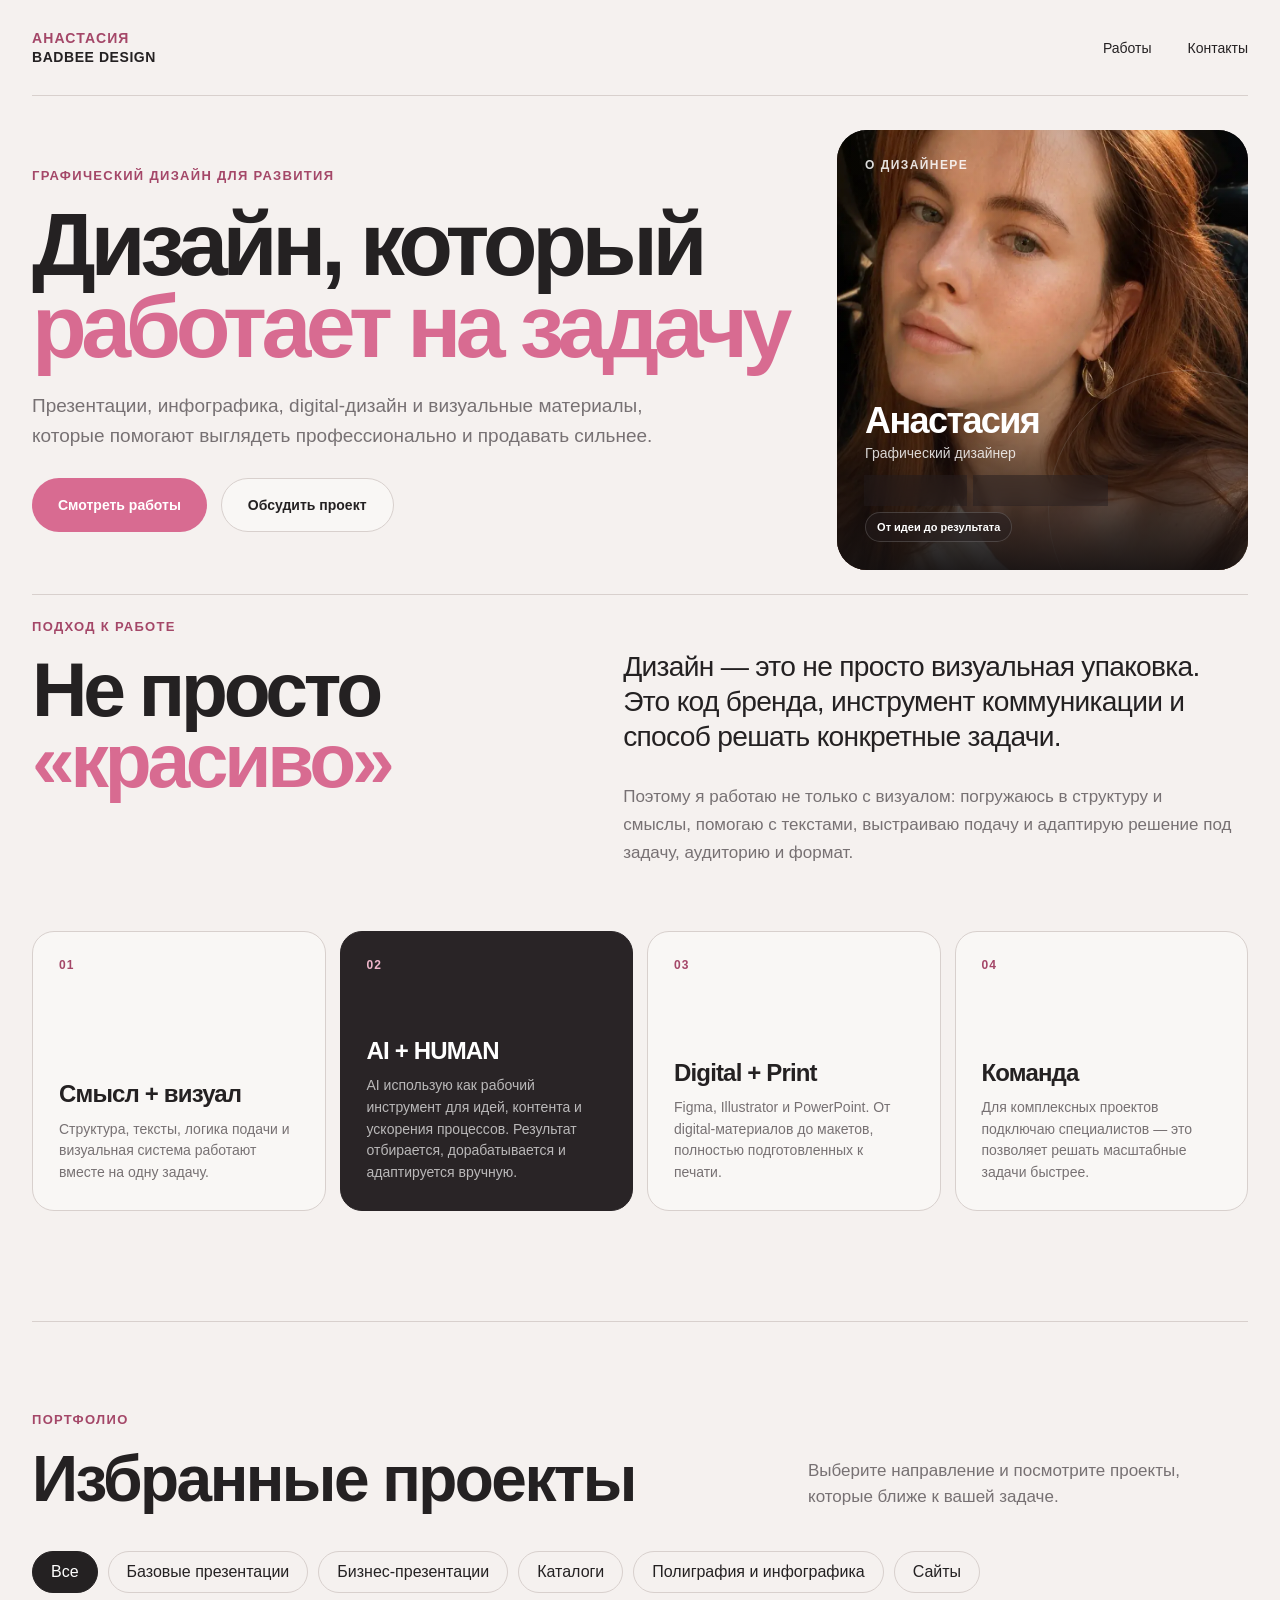
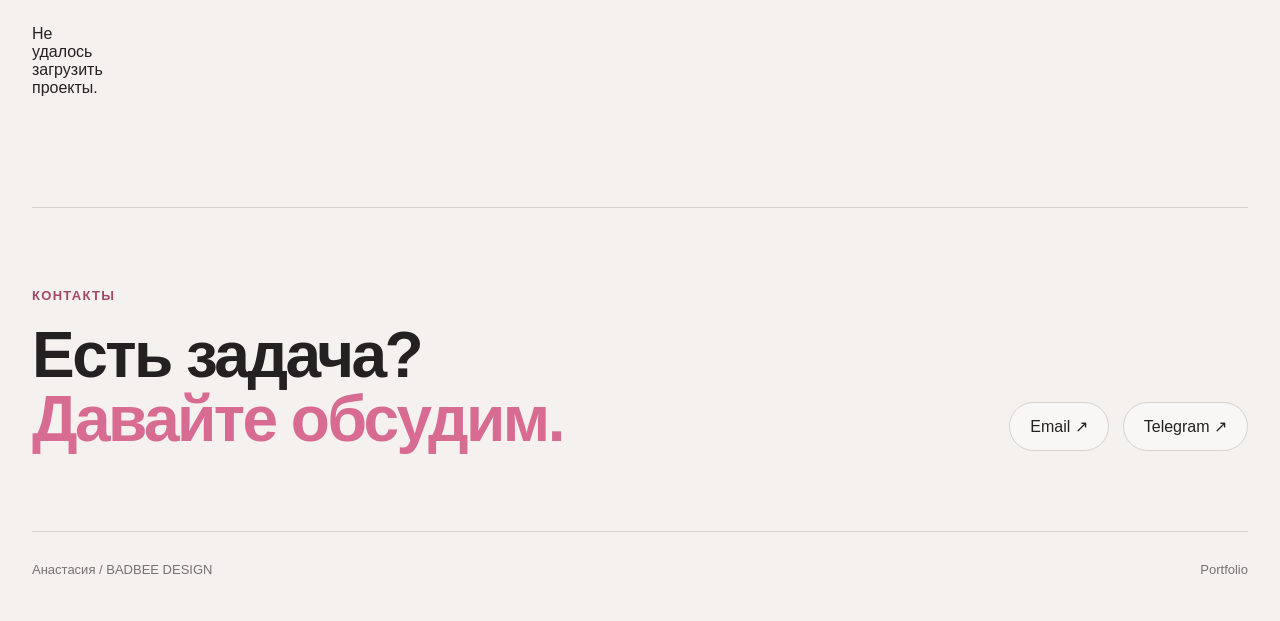
<file: index.html>
<!DOCTYPE html>
<html lang="ru">
<head>
    <meta charset="UTF-8">
    <meta name="viewport" content="width=device-width, initial-scale=1.0">

    <title>Анастасия — BADBEE DESIGN</title>

<link rel="stylesheet" href="css/style.css?v=11">
</head>

<body>

    <header class="header">
        <a href="#" class="brand">
            <span class="brand-name">Анастасия</span>
            <span class="brand-subtitle">BADBEE DESIGN</span>
        </a>

        <nav class="header-nav">
            <a href="#portfolio">Работы</a>
            <a href="#contact">Контакты</a>
        </nav>
    </header>

    <main>

        <section class="hero">

            <div class="hero-copy">
                <p class="eyebrow">ГРАФИЧЕСКИЙ ДИЗАЙН ДЛЯ РАЗВИТИЯ</p>

                <h1>
                    Дизайн, который
                    <span>работает на задачу</span>
                </h1>

                <p class="hero-description">
                    Презентации, инфографика, digital-дизайн и визуальные материалы,
                    которые помогают выглядеть профессионально и продавать сильнее.
                </p>

                <div class="hero-actions">
                    <a href="#portfolio" class="button button-primary">
                        Смотреть работы
                    </a>
<a href="https://t.me/nastyapozdn"
   class="button button-secondary"
   target="_blank"
   rel="noopener noreferrer">
    Обсудить проект
</a>
                </div>
            </div>
<div class="hero-card hero-designer-card">

    <img
        src="assets/designer.webp"
        alt="Анастасия — графический дизайнер"
        class="hero-designer-photo"
    >

    <div class="hero-designer-overlay"></div>

    <div class="hero-designer-content">

        <div class="hero-designer-label">
            О ДИЗАЙНЕРЕ
        </div>

        <div class="hero-designer-info">
            <h3>Анастасия</h3>
            <p>Графический дизайнер</p>

            <div class="hero-designer-tags">
                <span>100+ проектов</span>
                <span>Дизайн для бизнеса</span>
                <span>От идеи до результата</span>
            </div>
        </div>

    </div>

</div>

        </section>
        <!-- =========================================
             ПОДХОД К РАБОТЕ
        ========================================== -->

        <section class="approach">

            <div class="approach-top">

                <div class="approach-heading">
                    <p class="eyebrow">ПОДХОД К РАБОТЕ</p>

                    <h2>
                        Не просто
                        <span>«красиво»</span>
                    </h2>
                </div>

                <div class="approach-intro">

                    <p class="approach-lead">
                        Дизайн — это не просто визуальная упаковка.
                        Это код бренда, инструмент коммуникации
                        и способ решать конкретные задачи.
                    </p>

                    <p class="approach-text">
                     Поэтому я работаю не только с визуалом:
погружаюсь в структуру и смыслы, помогаю с текстами,
выстраиваю подачу и адаптирую решение под задачу,
аудиторию и формат.
                    </p>

                </div>

            </div>


            <div class="approach-grid">

                <article class="approach-card">

                    <span class="approach-number">01</span>

                    <div>
                        <h3>Смысл + визуал</h3>

                        <p>
                            Структура, тексты, логика подачи и визуальная
                            система работают вместе на одну задачу.
                        </p>
                    </div>

                </article>


                <article class="approach-card approach-card-accent">

                    <span class="approach-number">02</span>

                    <div>
                        <h3>AI + HUMAN</h3>

                        <p>
                            AI использую как рабочий инструмент для идей,
                            контента и ускорения процессов. Результат
                            отбирается, дорабатывается и адаптируется вручную.
                        </p>
                    </div>

                </article>


                <article class="approach-card">

                    <span class="approach-number">03</span>

                    <div>
                        <h3>Digital + Print</h3>

                        <p>
                            Figma, Illustrator и PowerPoint. От digital-материалов
                            до макетов, полностью подготовленных к печати.
                        </p>
                    </div>

                </article>


                <article class="approach-card">

                    <span class="approach-number">04</span>

                    <div>
                        <h3>Команда</h3>

                        <p>
                            Для комплексных проектов подключаю специалистов —
                            это позволяет решать масштабные задачи быстрее.
                        </p>
                    </div>

                </article>

            </div>

        </section>
        <section class="portfolio" id="portfolio">

            <div class="section-heading">
                <div>
                    <p class="eyebrow">ПОРТФОЛИО</p>
                    <h2>Избранные проекты</h2>
                </div>

                <p class="section-description">
                    Выберите направление и посмотрите проекты,
                    которые ближе к вашей задаче.
                </p>
            </div>

        <div class="filters">
    <button class="filter-button active" data-filter="all">Все</button>

    <button class="filter-button" data-filter="basic-presentation">
        Базовые презентации
    </button>

    <button class="filter-button" data-filter="business-presentation">
        Бизнес-презентации
    </button>

    <button class="filter-button" data-filter="catalog">
        Каталоги
    </button>

    <button class="filter-button" data-filter="print-infographic">
        Полиграфия и инфографика
    </button>

    <button class="filter-button" data-filter="web">
        Сайты
    </button>
</div>

            <div class="projects-grid"></div>

        </section>

        <section class="contact" id="contact">

            <div class="contact-copy">
                <p class="eyebrow">КОНТАКТЫ</p>

                <h2>
                    Есть задача?
                    <span>Давайте обсудим.</span>
                </h2>
            </div>

     <div class="contact-links">
    <a href="mailto:Nastya.grischko@yandex.ru">Email ↗</a>
    <a href="https://t.me/nastyapozdn" target="_blank" rel="noopener noreferrer">Telegram ↗</a>
</div>

        </section>

    </main>

    <footer class="footer">
        <span>Анастасия / BADBEE DESIGN</span>
        <span>Portfolio</span>
    </footer>
<script src="js/supabase-data.js?v=5"></script>
<script src="js/app.js?v=4"></script>

</body>
</html>
</file>
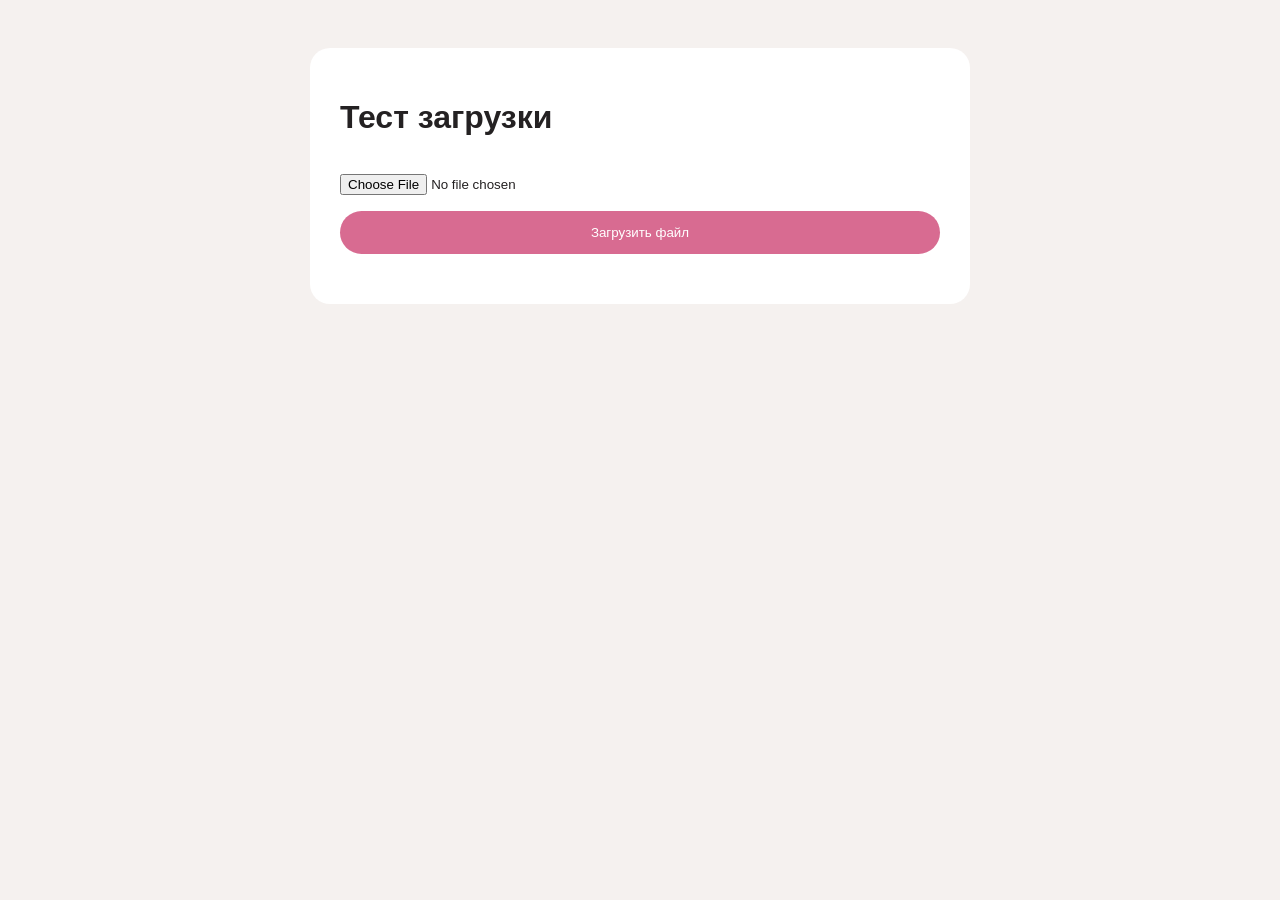
<file: upload-test.html>
<!DOCTYPE html>
<html lang="ru">
<head>
    <meta charset="UTF-8">
    <meta
        name="viewport"
        content="width=device-width, initial-scale=1.0"
    >

    <title>BADBEE Upload Test</title>

    <style>
        body {
            font-family: Arial, sans-serif;
            padding: 40px;
            background: #f5f1ef;
            color: #242122;
        }

        .box {
            max-width: 600px;
            margin: 0 auto;
            padding: 30px;
            background: white;
            border-radius: 20px;
        }

        input,
        button {
            width: 100%;
            margin-top: 16px;
        }

        button {
            padding: 14px;
            border: 0;
            border-radius: 999px;
            background: #d86b91;
            color: white;
            cursor: pointer;
        }

        #status {
            margin-top: 20px;
            white-space: pre-wrap;
        }
    </style>
</head>

<body>

    <div class="box">

        <h1>Тест загрузки</h1>

        <input
            type="file"
            id="fileInput"
            accept="image/*,.pdf"
        >

        <button id="uploadButton">
            Загрузить файл
        </button>

        <div id="status"></div>

    </div>


    <script>
        const API_URL =
            "https://script.google.com/macros/s/AKfycbxBQ6iFXVpJg30tT5COa7ye3YuYL2NkvMp3esKW2Zq5cmaPm58N9hwqLv12iPKS9r09jg/exec";

        const fileInput =
            document.getElementById("fileInput");

        const uploadButton =
            document.getElementById("uploadButton");

        const status =
            document.getElementById("status");


        function fileToBase64(file) {
            return new Promise((resolve, reject) => {

                const reader = new FileReader();

                reader.onload = () => {

                    const result = reader.result;

                    const base64 =
                        result.split(",")[1];

                    resolve(base64);
                };

                reader.onerror = reject;

                reader.readAsDataURL(file);
            });
        }


        uploadButton.addEventListener(
            "click",
            async () => {

                const file =
                    fileInput.files[0];

                if (!file) {
                    status.textContent =
                        "Сначала выбери файл.";
                    return;
                }


                status.textContent =
                    "Загрузка...";


                try {

                    const base64 =
                        await fileToBase64(file);


                    const response =
                        await fetch(API_URL, {

                            method: "POST",

                            body: JSON.stringify({
                                fileName: file.name,
                                mimeType: file.type,
                                base64: base64
                            })

                        });


                    const data =
                        await response.json();


                    status.textContent =
                        JSON.stringify(
                            data,
                            null,
                            2
                        );


                } catch (error) {

                    status.textContent =
                        "Ошибка:\n" + error;
                }
            }
        );
    </script>

</body>
</html>
</file>
<file: css/style.css>
:root {
    --bg: #f5f1ef;
    --surface: #ebe5e2;
    --surface-soft: #f9f7f5;

    --text: #242122;
    --muted: #777173;
    --line: #d8d0cd;

    --accent: #d86b91;
    --accent-soft: #efb6ca;
    --accent-dark: #a44768;

    --radius-large: 30px;
    --radius-medium: 22px;
    --radius-small: 999px;
}


/* =========================
   БАЗОВЫЕ СТИЛИ
========================= */

*,
*::before,
*::after {
    box-sizing: border-box;
}

html {
    scroll-behavior: smooth;
}

body {
    margin: 0;

    background: var(--bg);
    color: var(--text);

    font-family:
        Inter,
        -apple-system,
        BlinkMacSystemFont,
        "Segoe UI",
        sans-serif;

    overflow-x: hidden;
}

a {
    color: inherit;
    text-decoration: none;
}

button {
    font: inherit;
}


/* =========================
   HEADER
========================= */

.header {
    width: min(1400px, calc(100% - 64px));
    margin: 0 auto;

    min-height: 96px;

    display: flex;
    align-items: center;
    justify-content: space-between;

    border-bottom: 1px solid var(--line);
}

.brand {
    display: flex;
    flex-direction: column;
    gap: 3px;
}

.brand-name {
    color: var(--accent-dark);

    font-size: 14px;
    font-weight: 700;

    letter-spacing: 0.08em;
    text-transform: uppercase;
}

.brand-subtitle {
    font-size: 14px;
    font-weight: 600;

    letter-spacing: 0.04em;
}

.header-nav {
    display: flex;
    gap: 36px;

    font-size: 14px;
}

.header-nav a {
    position: relative;
}

.header-nav a::after {
    content: "";

    position: absolute;

    left: 0;
    bottom: -6px;

    width: 0;
    height: 1px;

    background: var(--accent);

    transition: width 0.25s ease;
}

.header-nav a:hover::after {
    width: 100%;
}


/* =========================
   ОБЩИЙ КОНТЕЙНЕР
========================= */

main {
    width: min(1400px, calc(100% - 64px));
    margin: 0 auto;
}


/* =========================
   HERO
========================= */

.hero {
    min-height: 0;
    display: grid;
    grid-template-columns: 1.3fr 0.7fr;
    gap: 42px;
    align-items: center;
    padding: 34px 0 24px;
}

.eyebrow {
    margin: 0 0 20px;

    color: var(--accent-dark);

    font-size: 13px;
    font-weight: 700;

    letter-spacing: 0.1em;
}

.hero h1 {
    max-width: 900px;

    margin: 0;

    font-size: clamp(62px, 7vw, 118px);

    line-height: 0.92;
    letter-spacing: -0.06em;

    font-weight: 600;
}

.hero h1 span {
    display: block;

    color: var(--accent);
}

.hero-description {
    max-width: 660px;
    margin: 24px 0 0;
    color: var(--muted);
    font-size: 19px;
    line-height: 1.55;
}

.hero-actions {
    display: flex;
    flex-wrap: wrap;
    gap: 14px;
    margin-top: 28px;
}


/* =========================
   КНОПКИ
========================= */

.button {
    min-height: 54px;

    padding: 0 26px;

    display: inline-flex;
    align-items: center;
    justify-content: center;

    border-radius: var(--radius-small);

    font-size: 14px;
    font-weight: 600;

    transition:
        transform 0.2s ease,
background 0.2s ease;
}

.button:hover {
    transform: translateY(-2px);
}

.button-primary {
    background: var(--accent);
    color: #ffffff;
}

.button-primary:hover {
    background: var(--accent-dark);
}

.button-secondary {
    border: 1px solid var(--line);

    background: var(--surface-soft);
}


/* =========================
   HERO CARD
========================= */

.hero-card {
    min-height: 440px;

    padding: 28px;

    position: relative;
    overflow: hidden;

    display: flex;
    flex-direction: column;
    justify-content: space-between;

    border-radius: var(--radius-large);

    background:
        radial-gradient(
            circle at 70% 30%,
            rgba(216, 107, 145, 0.34),
            transparent 34%
        ),
        linear-gradient(
            145deg,
            #262124,
            #3a3035 52%,
            #1f1b1d
        );

    color: #ffffff;
}

.hero-card::after {
    content: "";

    position: absolute;

    width: 280px;
    height: 280px;

    right: -80px;
    bottom: -80px;

    border-radius: 50%;

    border: 1px solid rgba(255, 255, 255, 0.18);
}

.hero-card-label {
    position: relative;
    z-index: 1;

    font-size: 12px;

    letter-spacing: 0.12em;

    opacity: 0.7;
}

.hero-card-number {
    position: relative;
    z-index: 1;

    font-size: 150px;
    line-height: 1;

    letter-spacing: -0.08em;

    color: var(--accent-soft);
}

.hero-card-bottom {
    position: relative;
    z-index: 1;

    display: flex;
    flex-wrap: wrap;

    gap: 8px;
}

.hero-card-bottom span {
    padding: 8px 12px;

    border-radius: var(--radius-small);

    background: rgba(255, 255, 255, 0.08);

    font-size: 12px;
}


/* =========================
   ПОРТФОЛИО
========================= */

.portfolio {
    padding: 90px 0 110px;

    border-top: 1px solid var(--line);
}

.section-heading {
    display: flex;
    justify-content: space-between;
    align-items: end;

    gap: 40px;

    margin-bottom: 40px;
}

.section-heading h2,
.contact h2 {
    margin: 0;

    font-size: clamp(42px, 5vw, 76px);

    line-height: 1;

    letter-spacing: -0.04em;

    font-weight: 600;
}

.section-description {
    max-width: 440px;

    margin: 0;

    color: var(--muted);

    font-size: 17px;
    line-height: 1.55;
}


/* =========================
   ФИЛЬТРЫ
========================= */

.filters {
    display: flex;
    flex-wrap: wrap;

    gap: 10px;

    margin-bottom: 32px;
}

.filter-button {
    padding: 11px 18px;

    border: 1px solid var(--line);
    border-radius: var(--radius-small);

    background: transparent;
    color: var(--text);

    cursor: pointer;

    transition:
background 0.2s ease,
        color 0.2s ease,
        border-color 0.2s ease;
}

.filter-button:hover {
    border-color: var(--accent);
}

.filter-button.active {
    background: var(--text);
    color: #ffffff;

    border-color: var(--text);
}


/* =========================
   СЕТКА ПРОЕКТОВ
========================= */

.projects-grid {
    display: grid;

    grid-template-columns: repeat(12, 1fr);

    gap: 18px;
}

.project-card {
    grid-column: span 4;

    display: block;

    color: inherit;

    cursor: pointer;

    transition:
        transform 0.25s ease,
        opacity 0.25s ease;
}

.project-card:hover {
    transform: translateY(-5px);
}

.project-card-large {
    grid-column: span 8;
}

.project-card-wide {
    grid-column: span 8;
}


/* =========================
   ПРЕВЬЮ КАРТОЧЕК
========================= */

.project-preview {
    min-height: 360px;

    position: relative;
    overflow: hidden;

    display: flex;
    align-items: center;
    justify-content: center;

    border-radius: var(--radius-medium);
}

.project-card-large .project-preview {
    min-height: 520px;
}

.project-card-wide .project-preview {
    min-height: 420px;
}

.project-preview-index {
    position: absolute;

    top: 22px;
    left: 22px;

    font-size: 13px;

    opacity: 0.56;
}

.project-preview-word {
    font-size: clamp(42px, 5vw, 86px);

    font-weight: 600;

    letter-spacing: -0.06em;

    transition: transform 0.35s ease;
}

.project-card:hover .project-preview-word {
    transform: scale(1.04);
}

.project-preview-dark {
    background:
        radial-gradient(
            circle at 70% 50%,
            rgba(216, 107, 145, 0.36),
            transparent 28%
        ),
        #292426;

    color: #ffffff;
}

.project-preview-light {
    background:
        linear-gradient(
            135deg,
            #f8e8ed,
            #eee4e1
        );

    color: #a65b77;
}

.project-preview-neutral {
    background:
        linear-gradient(
            145deg,
            #d6cdca,
            #9f9697
        );

    color: #ffffff;
}

.project-preview-paper {
    background:
        linear-gradient(
            145deg,
            #f5f0e9,
            #e7ded5
        );

    color: #6c625f;
}

.project-preview-accent {
    background:
        linear-gradient(
            135deg,
            #c45e84,
            #7f3e58
        );

    color: #ffffff;
}

.project-preview-soft {
    background:
        linear-gradient(
            135deg,
            #e4d9d9,
            #cfb7c0
        );

    color: #703f50;
}


/* =========================
   ИНФОРМАЦИЯ КАРТОЧКИ
========================= */

.project-info {
    display: flex;
    justify-content: space-between;

    gap: 18px;

    padding: 18px 4px 28px;
}

.project-category {
    color: var(--accent-dark);

    font-size: 16px;
    font-weight: 700;

    text-transform: uppercase;

    letter-spacing: 0.08em;
}

.project-info h3 {
    margin: 7px 0 0;

    font-size: 21px;
    font-weight: 600;

    letter-spacing: -0.02em;
}

.project-arrow {
    font-size: 22px;

    transition: transform 0.2s ease;
}

.project-card:hover .project-arrow {
    transform: translate(4px, -4px);
}


/* =========================
   КОНТАКТЫ
========================= */

.contact {
    padding: 80px 0;

    display: flex;
    justify-content: space-between;
    align-items: end;

    gap: 40px;

    border-top: 1px solid var(--line);
}

.contact h2 span {
    display: block;

    color: var(--accent);
}

.contact-links {
    display: flex;
    flex-wrap: wrap;

    gap: 14px;
}

.contact-links a {
    padding: 14px 20px;

    border: 1px solid var(--line);
    border-radius: var(--radius-small);

    background: var(--surface-soft);

    transition:
background 0.2s ease,
        border-color 0.2s ease;
}

.contact-links a:hover {
    border-color: var(--accent);

    background: #ffffff;
}


/* =========================
   FOOTER
========================= */

.footer {
    width: min(1400px, calc(100% - 64px));

    margin: 0 auto;

    padding: 30px 0 44px;

    display: flex;
    justify-content: space-between;

    border-top: 1px solid var(--line);

    color: var(--muted);

    font-size: 13px;
}


/* =================================================
   СТРАНИЦА ОТДЕЛЬНОГО ПРОЕКТА
================================================= */

.project-page {
    width: min(1400px, calc(100% - 64px));

    margin: 0 auto;
}

.project-back {
    display: inline-block;

    margin: 36px 0 28px;

    color: var(--muted);

    font-size: 14px;
}


/* =========================
   HERO ПРОЕКТА
========================= */

.project-hero {
    display: grid;

    grid-template-columns: 1fr 0.8fr;

    gap: 42px;

    align-items: center;

    margin-bottom: 70px;
}

.project-hero-copy {
    display: flex;
    flex-direction: column;
    justify-content: center;
}

.project-hero h1 {
    margin: 0;

    max-width: 800px;

    font-size: clamp(48px, 5.5vw, 88px);

    line-height: 0.96;

    letter-spacing: -0.05em;

    font-weight: 600;
}

.project-description {
    max-width: 650px;

    margin-top: 26px;

    color: var(--muted);

    font-size: 17px;
    line-height: 1.6;
}

.project-main-preview {
    min-height: 360px;

    display: flex;
    align-items: center;
    justify-content: center;

    overflow: hidden;

    border-radius: var(--radius-large);

    background:
        radial-gradient(
            circle at 70% 40%,
            rgba(216, 107, 145, 0.3),
            transparent 32%
        ),
        linear-gradient(
            145deg,
            #292426,
            #3a3035
        );

    color: #ffffff;
}

.project-main-preview span {
    font-size: clamp(42px, 5vw, 78px);

    letter-spacing: -0.05em;
}


/* =========================
   О ПРОЕКТЕ
========================= */

.project-case {
    padding: 70px 0;

    border-top: 1px solid var(--line);
}

.project-case-heading {
    margin-bottom: 32px;
}

.project-case-heading h2 {
    margin: 0;

    font-size: clamp(40px, 4vw, 64px);

    letter-spacing: -0.04em;
}

.project-case-grid {
    display: grid;

    grid-template-columns: repeat(3, 1fr);

    gap: 18px;
}

.project-case-block {
    padding: 26px;

    border-radius: var(--radius-medium);

    background: var(--surface-soft);
}

.project-case-label {
    color: var(--accent-dark);

    font-size: 12px;
    font-weight: 700;

    letter-spacing: 0.08em;

    text-transform: uppercase;
}

.project-case-block p {
    margin: 16px 0 0;

    color: var(--muted);

    line-height: 1.6;
}


/* =================================================
   ГАЛЕРЕЯ ПРОЕКТА
================================================= */

.project-gallery-section {
    padding: 30px 0 90px;
}

.project-gallery-heading {
    margin-bottom: 26px;
}

.project-gallery-heading h2 {
    margin: 0;

    font-size: clamp(38px, 4vw, 62px);

    line-height: 1;

    letter-spacing: -0.04em;
}


/*
   ВАЖНО:
   картинки на странице НЕ огромные.
   Они являются только превью.
*/

.project-gallery-grid {
    display: grid;

    grid-template-columns: repeat(2, minmax(0, 1fr));

    gap: 18px;
}

.project-gallery-card {
    position: relative;

    width: 100%;
    height: clamp(220px, 28vw, 360px);

    padding: 0;

    overflow: hidden;

    border: 0;
    border-radius: var(--radius-medium);

    background: var(--surface);

    cursor: pointer;
}

.project-gallery-card:nth-child(3n + 1) {
    grid-column: span 2;

    height: clamp(280px, 35vw, 460px);
}

.project-gallery-card img {
    display: block;

    width: 100%;
    height: 100%;

    object-fit: cover;

    transition: transform 0.35s ease;
}

.project-gallery-card:hover img {
    transform: scale(1.02);
}

.project-gallery-card::after {
    content: "";

    position: absolute;
    inset: 0;

    background:
        linear-gradient(
            to top,
            rgba(20, 18, 19, 0.48),
            transparent 45%
        );

    opacity: 0;

    transition: opacity 0.25s ease;
}

.project-gallery-card:hover::after {
    opacity: 1;
}

.project-gallery-card-number,
.project-gallery-card-open {
    position: absolute;

    z-index: 2;

    bottom: 18px;

    color: #ffffff;

    font-size: 12px;
    font-weight: 600;

    opacity: 0;

    transition: opacity 0.25s ease;
}

.project-gallery-card-number {
    left: 18px;
}

.project-gallery-card-open {
    right: 18px;
}

.project-gallery-card:hover .project-gallery-card-number,
.project-gallery-card:hover .project-gallery-card-open {
    opacity: 1;
}


/* =================================================
   ПОЛНОЭКРАННЫЙ ПРОСМОТРЩИК
================================================= */

body.lightbox-open {
    overflow: hidden !important;
}


/*
   Сам просмотрщик занимает РОВНО экран.
   Никакой прокрутки.
*/

.lightbox {
    position: fixed;

    inset: 0;

    z-index: 99999;

    display: none;

    width: 100vw;
    height: 100vh;

    overflow: hidden;

    background: #171415;
}

.lightbox.is-open {
    display: flex;

    align-items: center;
    justify-content: center;
}


/*
   Область изображения занимает почти
   весь экран, кроме небольшого места
   для стрелок и крестика.
*/

.lightbox-content {
    position: absolute;

    inset: 0;

    display: flex;

    align-items: center;
    justify-content: center;

    width: 100vw;
    height: 100vh;

    padding:
        30px
        86px
        30px
        86px;

    overflow: hidden;
}


/*
   КЛЮЧЕВОЙ БЛОК.

   Изображение никогда не становится
   выше или шире окна браузера.

   Оно ВСЕГДА видно целиком.
*/

.lightbox-content img {
    display: block;

    width: auto;
    height: auto;

    max-width: calc(100vw - 172px);
    max-height: calc(100vh - 60px);

    object-fit: contain;

    object-position: center;

    border-radius: 8px;
}


/* =========================
   КРЕСТИК
========================= */

.lightbox-close {
    position: absolute;

    top: 20px;
    right: 20px;

    z-index: 100002;

    width: 46px;
    height: 46px;

    display: flex;
    align-items: center;
    justify-content: center;

    border: 1px solid rgba(255, 255, 255, 0.24);

    border-radius: 50%;

    background: rgba(23, 20, 21, 0.75);

    color: #ffffff;

    font-size: 26px;
    line-height: 1;

    cursor: pointer;

    backdrop-filter: blur(10px);
    -webkit-backdrop-filter: blur(10px);
}


/* =========================
   СТРЕЛКИ
========================= */

.lightbox-arrow {
    position: absolute;

    top: 50%;

    z-index: 100002;

    width: 48px;
    height: 48px;

    display: flex;
    align-items: center;
    justify-content: center;

    transform: translateY(-50%);

    border: 1px solid rgba(255, 255, 255, 0.24);

    border-radius: 50%;

    background: rgba(23, 20, 21, 0.75);

    color: #ffffff;

    font-size: 20px;

    cursor: pointer;

    backdrop-filter: blur(10px);
    -webkit-backdrop-filter: blur(10px);
}

.lightbox-arrow-left {
    left: 20px;
}

.lightbox-arrow-right {
    right: 20px;
}

.lightbox-close:hover,
.lightbox-arrow:hover {
    background: rgba(255, 255, 255, 0.14);
}


/* =========================
   СЧЁТЧИК
========================= */

.lightbox-counter {
    position: absolute;

    left: 50%;
    bottom: 14px;

    z-index: 100002;

    transform: translateX(-50%);

    padding: 7px 12px;

    border-radius: 999px;

    background: rgba(23, 20, 21, 0.74);

    color: rgba(255, 255, 255, 0.8);

    font-size: 12px;

    backdrop-filter: blur(8px);
    -webkit-backdrop-filter: blur(8px);
}


/* =================================================
   TABLET
================================================= */

@media (max-width: 1000px) {

    .hero {
        grid-template-columns: 1fr;
    }

    .hero-card {
        min-height: 380px;
    }

    .section-heading {
        flex-direction: column;

        align-items: start;
    }

    .project-card,
    .project-card-large,
    .project-card-wide {
        grid-column: span 6;
    }

    .contact {
        flex-direction: column;

        align-items: start;
    }

    .project-hero {
        grid-template-columns: 1fr;
    }

    .project-case-grid {
        grid-template-columns: 1fr;
    }
}


/* =================================================
   MOBILE
================================================= */

@media (max-width: 700px) {

    .header,
    main,
    .footer,
    .project-page {
        width: min(100% - 32px, 1400px);
    }

    .header {
        min-height: 76px;
    }

    .header-nav {
        gap: 18px;
    }

    .hero {
        min-height: auto;

        padding: 54px 0 72px;
    }

    .hero h1 {
        font-size: clamp(48px, 14vw, 72px);
    }

    .hero-description {
        font-size: 17px;
    }

    .hero-card {
        min-height: 320px;
    }

    .hero-card-number {
        font-size: 100px;
    }

    .portfolio {
        padding: 70px 0;
    }

    .projects-grid {
        grid-template-columns: 1fr;
    }

    .project-card,
    .project-card-large,
    .project-card-wide {
        grid-column: auto;
    }

    .project-preview,
    .project-card-large .project-preview,
    .project-card-wide .project-preview {
        min-height: 320px;
    }

    .contact {
        padding: 64px 0;
    }

    .footer {
        flex-direction: column;

        gap: 8px;
    }


    /* PROJECT */

    .project-main-preview {
        min-height: 280px;
    }

    .project-gallery-grid {
        grid-template-columns: 1fr;
    }

    .project-gallery-card,
    .project-gallery-card:nth-child(3n + 1) {
        grid-column: auto;

        height: 240px;
    }


    /* LIGHTBOX MOBILE */

    .lightbox-content {
        padding: 64px 14px 82px;
    }

    .lightbox-content img {
        max-width: calc(100vw - 28px);
        max-height: calc(100vh - 146px);
        border-radius: 6px;
    }

    .lightbox-arrow {
        top: auto;
        bottom: 18px;
        transform: none;
    }

    .lightbox-arrow-left {
        left: 18px;
    }

    .lightbox-arrow-right {
        right: 18px;
    }

    .lightbox-counter {
        bottom: 29px;
    }

    .lightbox-close {
        top: 14px;
        right: 14px;
    }
}

/* =================================================
   PDF VIEWER
================================================= */

.project-pdf-section {
    padding: 20px 0 100px;
    border-top: 1px solid var(--line);
}

.project-pdf-section[hidden] {
    display: none;
}

.pdf-viewer {
    width: 100%;
    padding: 18px;
    border-radius: var(--radius-large);
    background: #211e1f;
}

.pdf-stage {
    width: 100%;
    height: min(72vh, 760px);
    display: flex;
    align-items: center;
    justify-content: center;
    overflow: hidden;
    border-radius: 18px;
    background: #171415;
}

.pdf-stage canvas {
    display: block;
    max-width: 100%;
    max-height: 100%;
    background: #ffffff;
    box-shadow: 0 20px 60px rgba(0, 0, 0, 0.28);
}

.pdf-controls {
    min-height: 72px;
    display: flex;
    align-items: center;
    justify-content: center;
    gap: 18px;
}

.pdf-arrow {
    width: 44px;
    height: 44px;
    display: flex;
    align-items: center;
    justify-content: center;
    border: 1px solid rgba(255, 255, 255, 0.18);
    border-radius: 50%;
    background: rgba(255, 255, 255, 0.07);
    color: #ffffff;
    cursor: pointer;
    font-size: 18px;
}

.pdf-arrow:hover {
    background: rgba(255, 255, 255, 0.14);
}

.pdf-counter {
    min-width: 74px;
    text-align: center;
    color: rgba(255, 255, 255, 0.72);
    font-size: 13px;
}

/* =================================================
   ОБЛОЖКИ ПРОЕКТОВ НА ГЛАВНОЙ
================================================= */

.project-preview-image {
    position: relative;
    overflow: hidden;
    background: var(--surface);
}

.project-preview-image img {
    position: absolute;
    inset: 0;
    z-index: 1;
    display: block;
    width: 100%;
    height: 100%;
    object-fit: cover;
    object-position: center;
    transition: transform 0.45s ease;
}

.project-preview-image .project-preview-index {
    position: absolute;
    top: 22px;
    left: 22px;
    z-index: 3;
    padding: 7px 10px;
    border-radius: 999px;
    background: rgba(25, 22, 23, 0.58);
    color: #ffffff;
    opacity: 1;
    backdrop-filter: blur(10px);
    -webkit-backdrop-filter: blur(10px);
}

.project-preview-overlay {
    position: absolute;
    inset: 0;
    z-index: 2;
    display: flex;
    align-items: flex-end;
    justify-content: flex-end;
    padding: 22px;
    background: linear-gradient(to top, rgba(20, 18, 19, 0.48), transparent 50%);
    opacity: 0;
    transition: opacity 0.3s ease;
}

.project-preview-overlay span {
    padding: 10px 14px;
    border-radius: 999px;
    background: rgba(255, 255, 255, 0.94);
    color: #242122;
    font-size: 12px;
    font-weight: 600;
}

.project-card:hover .project-preview-image img {
    transform: scale(1.025);
}

.project-card:hover .project-preview-overlay {
    opacity: 1;
}

/* =================================================
   PDF — MOBILE
================================================= */

@media (max-width: 700px) {

    .pdf-viewer {
        padding: 10px;
    }

    .pdf-stage {
        height: 58vh;
    }
}


/* =================================================
   ОБЛОЖКА ВНУТРИ СТРАНИЦЫ ПРОЕКТА
================================================= */

.project-hero .project-main-preview {
    position: relative;

    width: 100%;
    height: auto !important;
    min-height: 0 !important;

    aspect-ratio: 16 / 9 !important;

    padding: 0 !important;

    overflow: hidden;

    border-radius: var(--radius-large);

    background: #171415;
}


.project-hero .project-main-preview .project-main-cover {
    position: absolute !important;

    inset: 0 !important;

    display: block;

    width: 100% !important;
    height: 100% !important;

    max-width: none;
    max-height: none;

    object-fit: cover !important;
    object-position: center !important;

    border-radius: inherit;
}


/* =================================================
   ОБЛОЖКА ПРОЕКТА — MOBILE
================================================= */

@media (max-width: 700px) {

    .project-hero .project-main-preview {
        aspect-ratio: 16 / 9 !important;
        min-height: 0 !important;
    }
}

/* =========================
   DESIGNER HERO CARD
========================= */

.hero-card.hero-designer-card {
    position: relative;
    overflow: hidden;
    padding: 0;
    isolation: isolate;
}

/* ФОТО */
.hero-designer-photo {
    position: absolute;
    inset: 0;
    width: 100%;
    height: 100%;
    object-fit: cover;
    object-position: center 28%;
    z-index: 0;
}

/* Затемнение — почти отсутствует на лице,
   появляется только в нижней части */
.hero-designer-overlay {
    position: absolute;
    inset: 0;
    z-index: 1;
    background: linear-gradient(
        180deg,
        rgba(18, 15, 16, 0.04) 0%,
        rgba(18, 15, 16, 0.02) 48%,
        rgba(18, 15, 16, 0.30) 68%,
        rgba(18, 15, 16, 0.92) 100%
    );
}

/* Контейнер текста */
.hero-designer-content {
    position: absolute;
    inset: 0;
    z-index: 2;
    pointer-events: none;
}

/* Только маленькая надпись сверху */
.hero-designer-label {
    position: absolute;
    top: 28px;
    left: 28px;

    margin: 0;
    color: rgba(255, 255, 255, 0.86);

    font-size: 12px;
    font-weight: 700;
    letter-spacing: 0.12em;
    text-transform: uppercase;
}

/* ВСЯ основная информация строго снизу */
.hero-designer-info {
    position: absolute;
    left: 28px;
    right: 28px;
    bottom: 28px;

    margin: 0;
    padding: 0;
}

/* Имя */
.hero-designer-info h3 {
    margin: 0 0 6px;

    color: #ffffff;
    font-size: 36px;
    line-height: 1;
    letter-spacing: -0.045em;
}

/* Профессия */
.hero-designer-info p {
    margin: 0 0 14px;

    color: rgba(255, 255, 255, 0.82);
    font-size: 14px;
}

/* Теги */
.hero-designer-tags {
    display: flex;
    flex-wrap: wrap;
    gap: 7px;

    max-width: 100%;
}

.hero-designer-tags span {
    display: inline-flex;
    align-items: center;

    min-height: 30px;
    padding: 0 11px;

    border: 1px solid rgba(255, 255, 255, 0.16);
    border-radius: 999px;

    background: rgba(36, 30, 32, 0.46);
    color: #ffffff;

    font-size: 11px;
    font-weight: 600;

    backdrop-filter: blur(10px);
    -webkit-backdrop-filter: blur(10px);
}

/* MOBILE */
@media (max-width: 700px) {
    .hero-designer-label {
        top: 22px;
        left: 22px;
    }

    .hero-designer-info {
        left: 22px;
        right: 22px;
        bottom: 22px;
    }

    .hero-designer-info h3 {
        font-size: 30px;
    }
}
/* =========================
   DESIGNER CARD — HOVER
========================= */

.hero-card.hero-designer-card .hero-designer-photo {
    transition: transform 0.65s cubic-bezier(0.22, 1, 0.36, 1);
    transform: scale(1);
}

.hero-card.hero-designer-card:hover .hero-designer-photo {
    transform: scale(1.08);
}
/* =================================================
   APPROACH / ПОДХОД К РАБОТЕ
================================================= */

.approach {
    margin-top: 0;
    padding: 24px 0 110px;
    border-top: 1px solid var(--line);
}

/* Верхняя смысловая часть */

.approach-top {
    display: grid;
    grid-template-columns: 0.9fr 1.1fr;
    gap: 80px;
    align-items: start;
    margin-bottom: 64px;
}


.approach-heading h2 {
    max-width: 620px;
    margin: 0;
    font-size: clamp(54px, 6vw, 92px);
    line-height: 0.92;
    letter-spacing: -0.055em;
    font-weight: 600;
}


.approach-heading h2 span {
    display: block;
    color: var(--accent);
}


/* Основное описание */

.approach-intro {
    max-width: 690px;
    padding-top: 30px;
}


.approach-lead {
    margin: 0;
    color: var(--text);
    font-size: clamp(24px, 2.2vw, 34px);
    line-height: 1.25;
    letter-spacing: -0.025em;
    font-weight: 500;
}


.approach-text {
    max-width: 610px;
    margin: 28px 0 0;
    color: var(--muted);
    font-size: 17px;
    line-height: 1.65;
}


/* 4 принципа */

.approach-grid {
    display: grid;
    grid-template-columns: repeat(4, minmax(0, 1fr));
    gap: 14px;
}


.approach-card {
    min-height: 280px;
    padding: 26px;
    display: flex;
    flex-direction: column;
    justify-content: space-between;
    border: 1px solid var(--line);
    border-radius: var(--radius-medium);
    background: var(--surface-soft);
}


.approach-number {
    color: var(--accent-dark);
    font-size: 12px;
    font-weight: 700;
    letter-spacing: 0.1em;
}


.approach-card h3 {
    margin: 0 0 12px;
    font-size: 24px;
    line-height: 1.05;
    letter-spacing: -0.035em;
    font-weight: 600;
}


.approach-card p {
    margin: 0;
    color: var(--muted);
    font-size: 14px;
    line-height: 1.55;
}


/* Главный акцент — AI */

.approach-card-accent {
    border-color: #292426;
    background: #292426;
    color: #ffffff;
}


.approach-card-accent .approach-number {
    color: var(--accent-soft);
}


.approach-card-accent p {
    color: rgba(255, 255, 255, 0.68);
}


/* =================================================
   APPROACH — TABLET
================================================= */

@media (max-width: 1000px) {

    .approach-top {
        grid-template-columns: 1fr;
        gap: 32px;
    }

    .approach-intro {
        max-width: 760px;
        padding-top: 0;
    }

    .approach-grid {
        grid-template-columns: repeat(2, minmax(0, 1fr));
    }

}


/* =================================================
   APPROACH — MOBILE
================================================= */

@media (max-width: 700px) {

    .approach {
        margin-top: 0;
        padding: 56px 0 70px;
    }

    .approach-top {
        margin-bottom: 42px;
    }

    .approach-heading h2 {
        font-size: clamp(46px, 14vw, 68px);
    }

    .approach-lead {
        font-size: 24px;
    }

    .approach-text {
        margin-top: 20px;
        font-size: 16px;
    }

    .approach-grid {
        grid-template-columns: 1fr;
        gap: 12px;
    }

    .approach-card {
        min-height: 220px;
        padding: 24px;
    }

    .approach-card h3 {
        font-size: 23px;
    }

}
</file>
